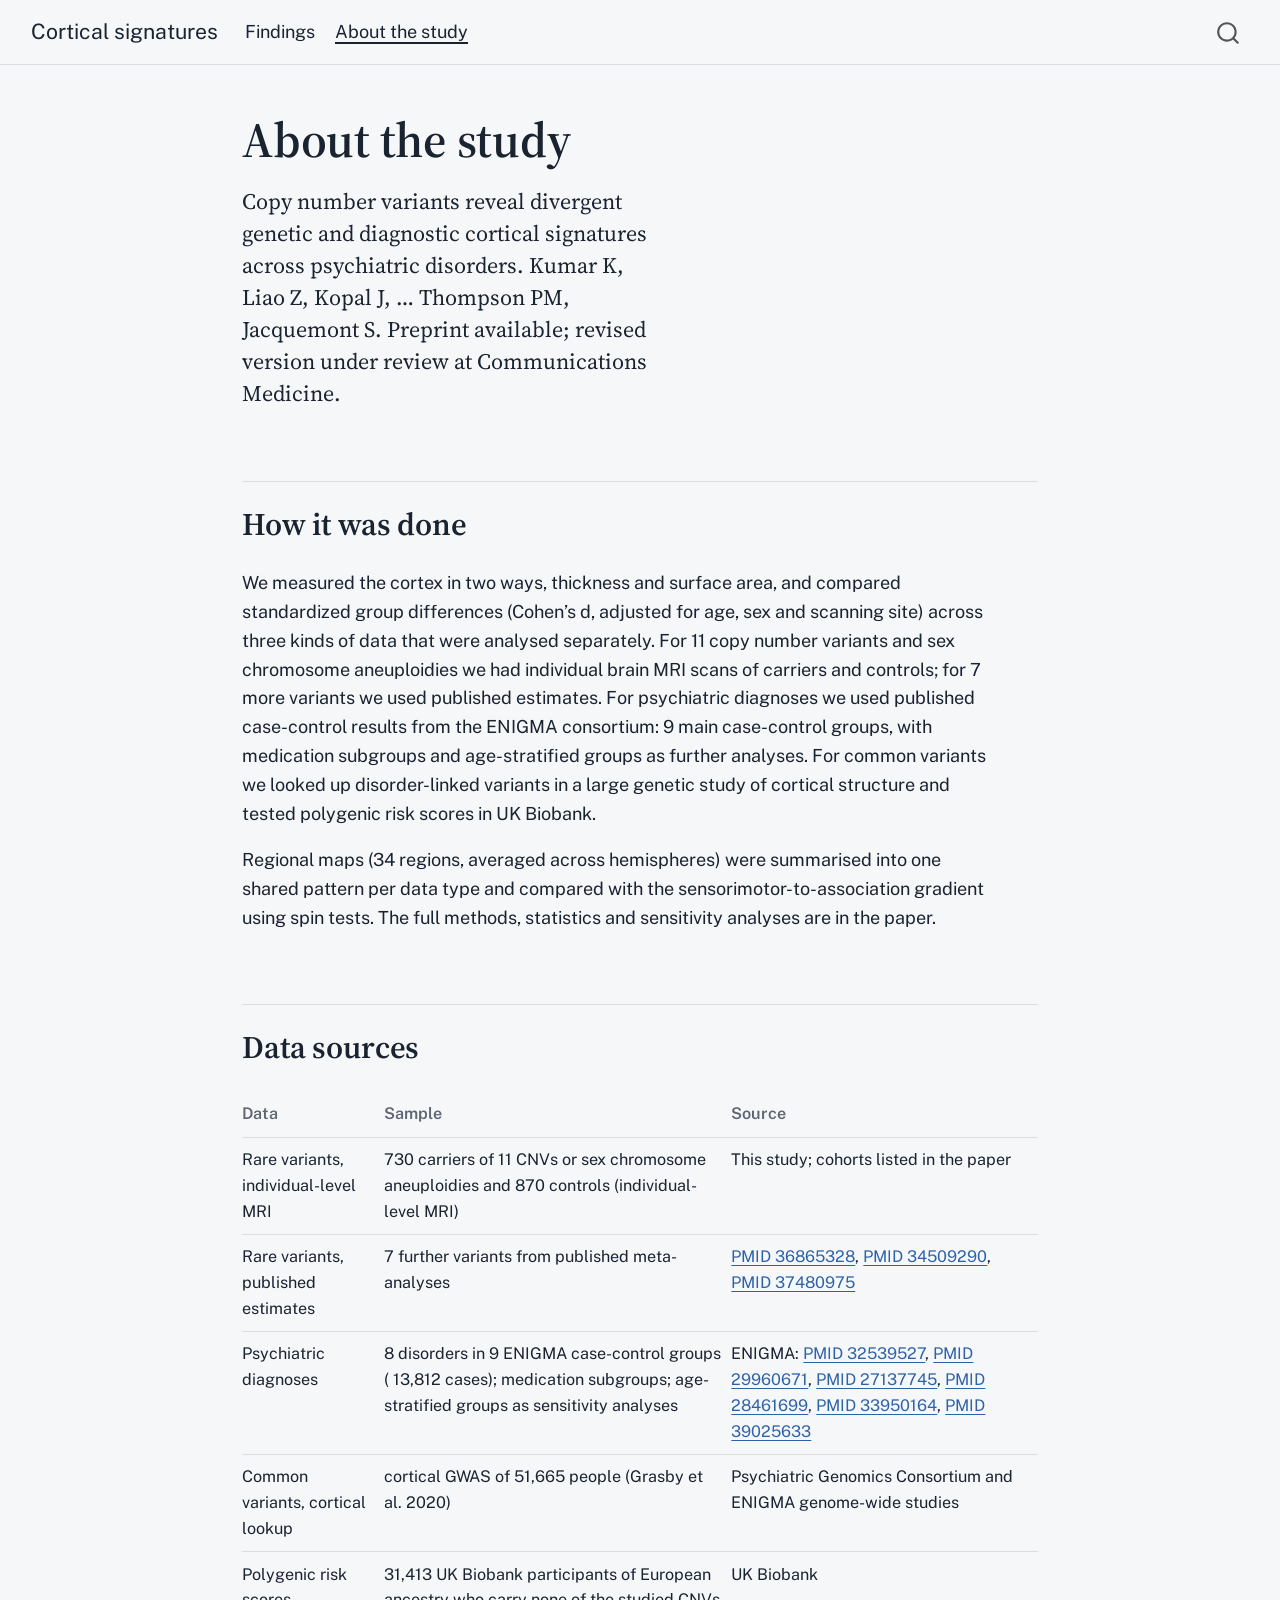
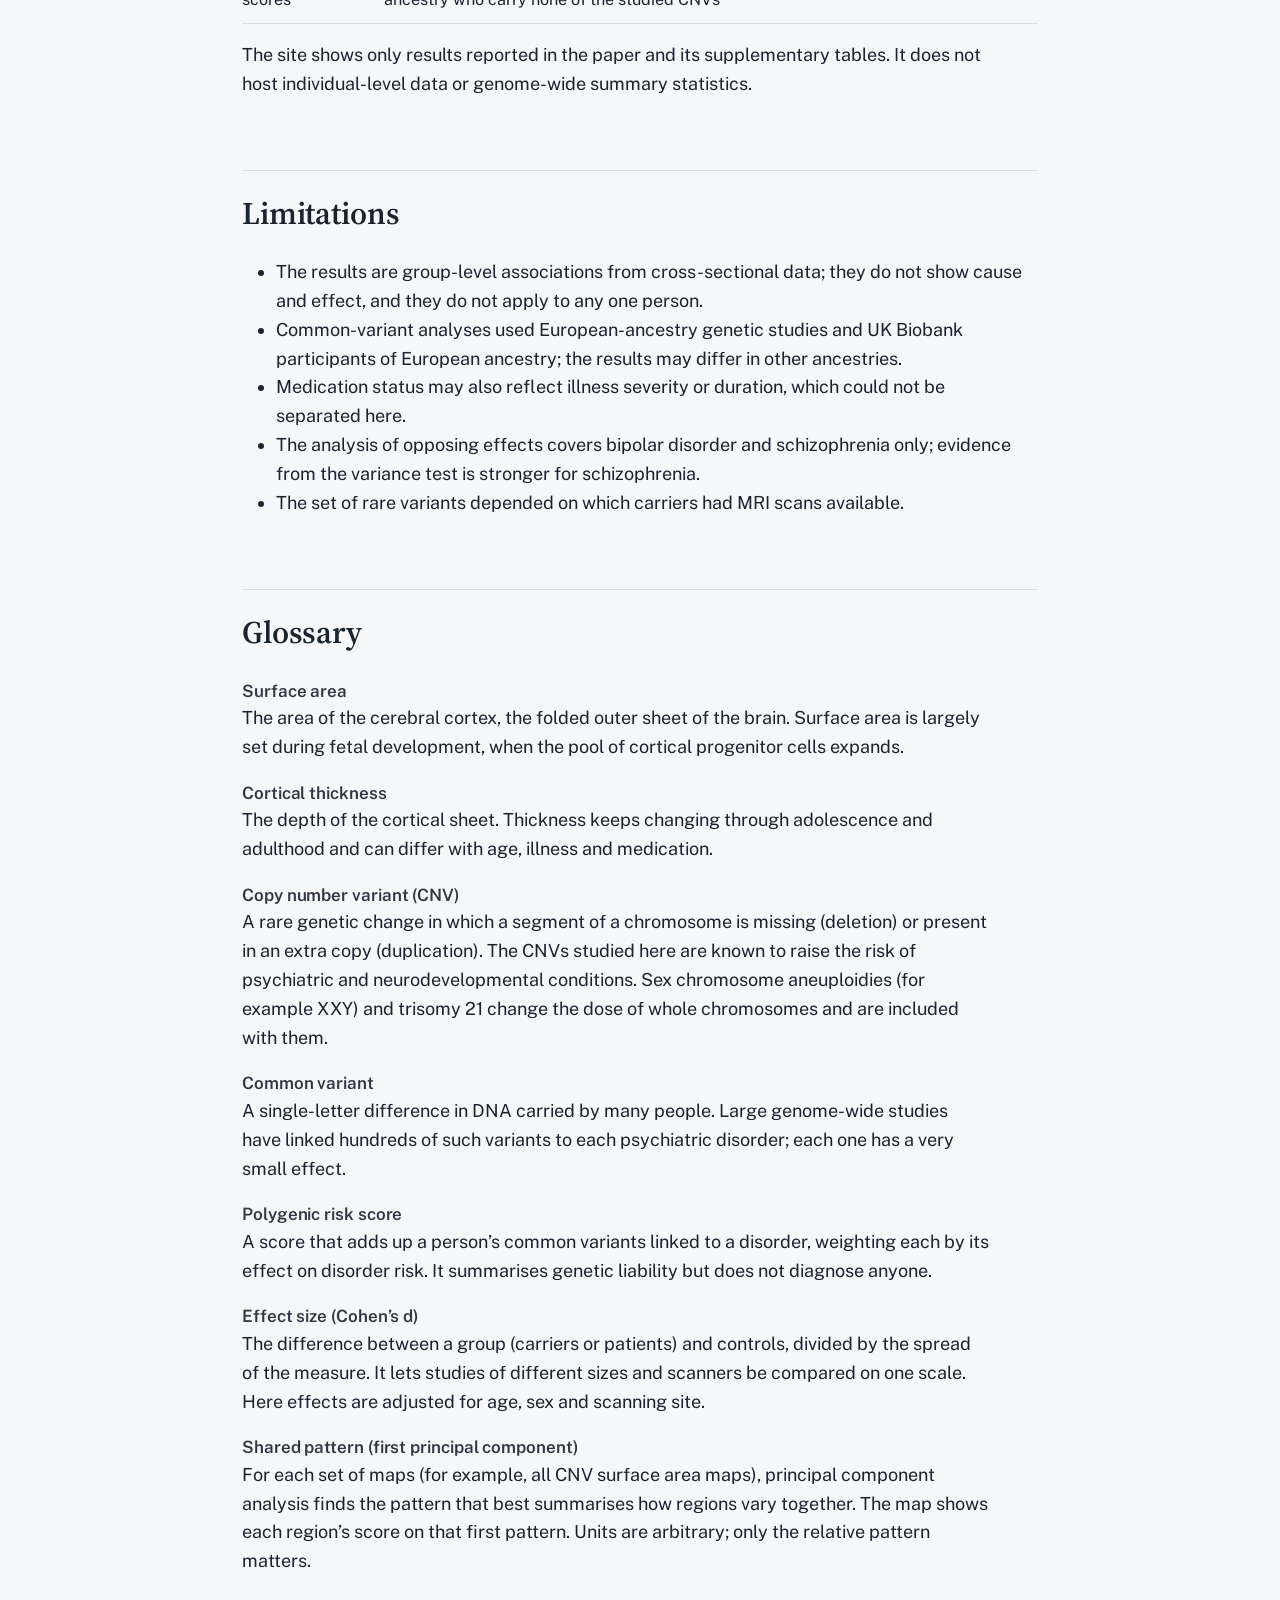
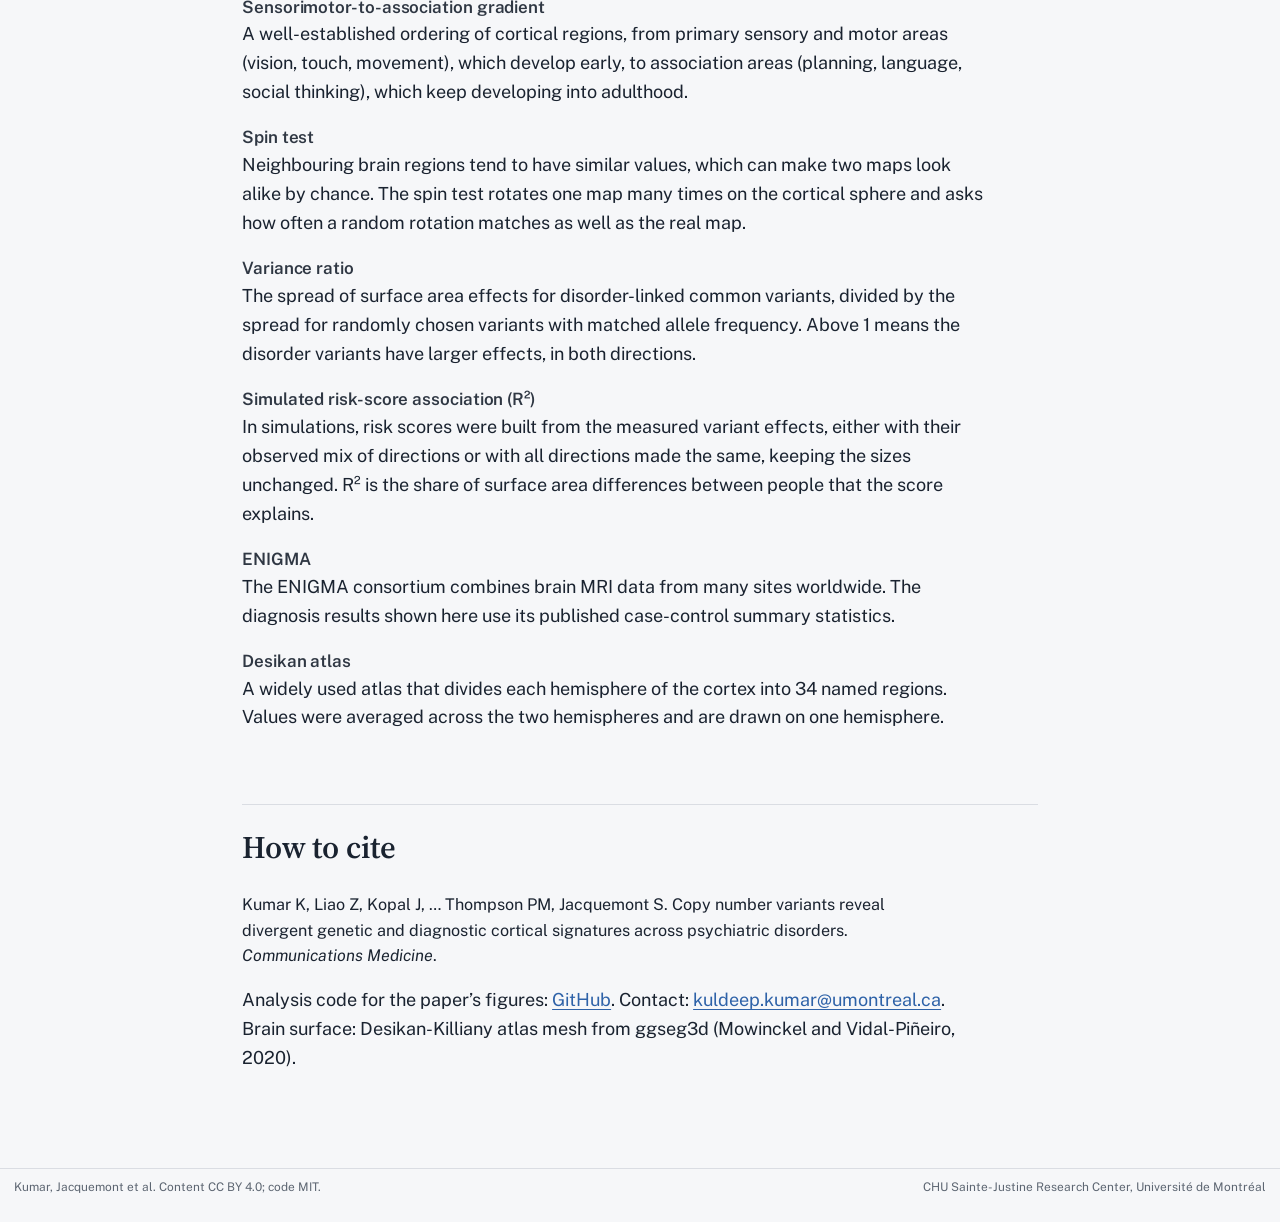
<file: docs/about.html>
<!DOCTYPE html>
<html xmlns="http://www.w3.org/1999/xhtml" lang="en" xml:lang="en"><head>

<meta charset="utf-8">
<meta name="generator" content="quarto-1.6.42">

<meta name="viewport" content="width=device-width, initial-scale=1.0, user-scalable=yes">


<title>About the study – Cortical signatures</title>
<style>
code{white-space: pre-wrap;}
span.smallcaps{font-variant: small-caps;}
div.columns{display: flex; gap: min(4vw, 1.5em);}
div.column{flex: auto; overflow-x: auto;}
div.hanging-indent{margin-left: 1.5em; text-indent: -1.5em;}
ul.task-list{list-style: none;}
ul.task-list li input[type="checkbox"] {
  width: 0.8em;
  margin: 0 0.8em 0.2em -1em; /* quarto-specific, see https://github.com/quarto-dev/quarto-cli/issues/4556 */ 
  vertical-align: middle;
}
</style>


<script src="site_libs/quarto-nav/quarto-nav.js"></script>
<script src="site_libs/quarto-nav/headroom.min.js"></script>
<script src="site_libs/clipboard/clipboard.min.js"></script>
<script src="site_libs/quarto-search/autocomplete.umd.js"></script>
<script src="site_libs/quarto-search/fuse.min.js"></script>
<script src="site_libs/quarto-search/quarto-search.js"></script>
<meta name="quarto:offset" content="./">
<script src="site_libs/quarto-html/quarto.js"></script>
<script src="site_libs/quarto-html/popper.min.js"></script>
<script src="site_libs/quarto-html/tippy.umd.min.js"></script>
<script src="site_libs/quarto-html/anchor.min.js"></script>
<link href="site_libs/quarto-html/tippy.css" rel="stylesheet">
<link href="site_libs/quarto-html/quarto-syntax-highlighting-2f5df379a58b258e96c21c0638c20c03.css" rel="stylesheet" id="quarto-text-highlighting-styles">
<script src="site_libs/bootstrap/bootstrap.min.js"></script>
<link href="site_libs/bootstrap/bootstrap-icons.css" rel="stylesheet">
<link href="site_libs/bootstrap/bootstrap-98bc5e15ca00986a511e66da801f1277.min.css" rel="stylesheet" append-hash="true" id="quarto-bootstrap" data-mode="light">
<script id="quarto-search-options" type="application/json">{
  "location": "navbar",
  "copy-button": false,
  "collapse-after": 3,
  "panel-placement": "end",
  "type": "overlay",
  "limit": 50,
  "keyboard-shortcut": [
    "f",
    "/",
    "s"
  ],
  "show-item-context": false,
  "language": {
    "search-no-results-text": "No results",
    "search-matching-documents-text": "matching documents",
    "search-copy-link-title": "Copy link to search",
    "search-hide-matches-text": "Hide additional matches",
    "search-more-match-text": "more match in this document",
    "search-more-matches-text": "more matches in this document",
    "search-clear-button-title": "Clear",
    "search-text-placeholder": "",
    "search-detached-cancel-button-title": "Cancel",
    "search-submit-button-title": "Submit",
    "search-label": "Search"
  }
}</script>


<link rel="stylesheet" href="styles.css">
</head>

<body class="nav-fixed fullcontent">

<div id="quarto-search-results"></div>
  <header id="quarto-header" class="headroom fixed-top">
    <nav class="navbar navbar-expand-lg " data-bs-theme="dark">
      <div class="navbar-container container-fluid">
      <div class="navbar-brand-container mx-auto">
    <a class="navbar-brand" href="./index.html">
    <span class="navbar-title">Cortical signatures</span>
    </a>
  </div>
            <div id="quarto-search" class="" title="Search"></div>
          <button class="navbar-toggler" type="button" data-bs-toggle="collapse" data-bs-target="#navbarCollapse" aria-controls="navbarCollapse" role="menu" aria-expanded="false" aria-label="Toggle navigation" onclick="if (window.quartoToggleHeadroom) { window.quartoToggleHeadroom(); }">
  <span class="navbar-toggler-icon"></span>
</button>
          <div class="collapse navbar-collapse" id="navbarCollapse">
            <ul class="navbar-nav navbar-nav-scroll me-auto">
  <li class="nav-item">
    <a class="nav-link" href="./index.html"> 
<span class="menu-text">Findings</span></a>
  </li>  
  <li class="nav-item">
    <a class="nav-link active" href="./about.html" aria-current="page"> 
<span class="menu-text">About the study</span></a>
  </li>  
</ul>
          </div> <!-- /navcollapse -->
            <div class="quarto-navbar-tools">
</div>
      </div> <!-- /container-fluid -->
    </nav>
</header>
<!-- content -->
<div id="quarto-content" class="quarto-container page-columns page-rows-contents page-layout-article page-navbar">
<!-- sidebar -->
<!-- margin-sidebar -->
    
<!-- main -->
<main class="content" id="quarto-document-content"><header id="title-block-header" class="quarto-title-block"></header>




<section id="about-the-study" class="level1">
<h1>About the study</h1>
<p class="lede">
Copy number variants reveal divergent genetic and diagnostic cortical signatures across psychiatric disorders. Kumar K, Liao Z, Kopal J, … Thompson PM, Jacquemont S. Preprint available; revised version under review at Communications Medicine.
</p>
<section id="how-it-was-done" class="level2">
<h2 class="anchored" data-anchor-id="how-it-was-done">How it was done</h2>
<p>We measured the cortex in two ways, thickness and surface area, and compared standardized group differences (Cohen’s d, adjusted for age, sex and scanning site) across three kinds of data that were analysed separately. For 11 copy number variants and sex chromosome aneuploidies we had individual brain MRI scans of carriers and controls; for 7 more variants we used published estimates. For psychiatric diagnoses we used published case-control results from the ENIGMA consortium: 9 main case-control groups, with medication subgroups and age-stratified groups as further analyses. For common variants we looked up disorder-linked variants in a large genetic study of cortical structure and tested polygenic risk scores in UK Biobank.</p>
<p>Regional maps (34 regions, averaged across hemispheres) were summarised into one shared pattern per data type and compared with the sensorimotor-to-association gradient using spin tests. The full methods, statistics and sensitivity analyses are in the paper.</p>
</section>
<section id="data-sources" class="level2">
<h2 class="anchored" data-anchor-id="data-sources">Data sources</h2>
<table class="sources-table">
<thead>
<tr>
<th>
Data
</th>
<th>
Sample
</th>
<th>
Source
</th>
</tr>
</thead>
<tbody>
<tr>
<td>
Rare variants, individual-level MRI
</td>
<td>
730 carriers of 11 CNVs or sex chromosome aneuploidies and 870 controls (individual-level MRI)
</td>
<td>
This study; cohorts listed in the paper
</td>
</tr>
<tr>
<td>
Rare variants, published estimates
</td>
<td>
7 further variants from published meta-analyses
</td>
<td>
<a href="https://pubmed.ncbi.nlm.nih.gov/36865328/">PMID 36865328</a>, <a href="https://pubmed.ncbi.nlm.nih.gov/34509290/">PMID 34509290</a>, <a href="https://pubmed.ncbi.nlm.nih.gov/37480975/">PMID 37480975</a>
</td>
</tr>
<tr>
<td>
Psychiatric diagnoses
</td>
<td>
8 disorders in 9 ENIGMA case-control groups ( 13,812 cases); medication subgroups; age-stratified groups as sensitivity analyses
</td>
<td>
ENIGMA: <a href="https://pubmed.ncbi.nlm.nih.gov/32539527/">PMID 32539527</a>, <a href="https://pubmed.ncbi.nlm.nih.gov/29960671/">PMID 29960671</a>, <a href="https://pubmed.ncbi.nlm.nih.gov/27137745/">PMID 27137745</a>, <a href="https://pubmed.ncbi.nlm.nih.gov/28461699/">PMID 28461699</a>, <a href="https://pubmed.ncbi.nlm.nih.gov/33950164/">PMID 33950164</a>, <a href="https://pubmed.ncbi.nlm.nih.gov/39025633/">PMID 39025633</a>
</td>
</tr>
<tr>
<td>
Common variants, cortical lookup
</td>
<td>
cortical GWAS of 51,665 people (Grasby et al.&nbsp;2020)
</td>
<td>
Psychiatric Genomics Consortium and ENIGMA genome-wide studies
</td>
</tr>
<tr>
<td>
Polygenic risk scores
</td>
<td>
31,413 UK Biobank participants of European ancestry who carry none of the studied CNVs
</td>
<td>
UK Biobank
</td>
</tr>
</tbody>
</table>
<p>The site shows only results reported in the paper and its supplementary tables. It does not host individual-level data or genome-wide summary statistics.</p>
</section>
<section id="limitations" class="level2">
<h2 class="anchored" data-anchor-id="limitations">Limitations</h2>
<ul>
<li>The results are group-level associations from cross-sectional data; they do not show cause and effect, and they do not apply to any one person.</li>
<li>Common-variant analyses used European-ancestry genetic studies and UK Biobank participants of European ancestry; the results may differ in other ancestries.</li>
<li>Medication status may also reflect illness severity or duration, which could not be separated here.</li>
<li>The analysis of opposing effects covers bipolar disorder and schizophrenia only; evidence from the variance test is stronger for schizophrenia.</li>
<li>The set of rare variants depended on which carriers had MRI scans available.</li>
</ul>
</section>
<section id="glossary" class="level2">
<h2 class="anchored" data-anchor-id="glossary">Glossary</h2>
<div id="surface_area" class="term">
<h3 class="anchored">
Surface area
</h3>
<p>
The area of the cerebral cortex, the folded outer sheet of the brain. Surface area is largely set during fetal development, when the pool of cortical progenitor cells expands.
</p>
</div>
<div id="thickness" class="term">
<h3 class="anchored">
Cortical thickness
</h3>
<p>
The depth of the cortical sheet. Thickness keeps changing through adolescence and adulthood and can differ with age, illness and medication.
</p>
</div>
<div id="cnv" class="term">
<h3 class="anchored">
Copy number variant (CNV)
</h3>
<p>
A rare genetic change in which a segment of a chromosome is missing (deletion) or present in an extra copy (duplication). The CNVs studied here are known to raise the risk of psychiatric and neurodevelopmental conditions. Sex chromosome aneuploidies (for example XXY) and trisomy 21 change the dose of whole chromosomes and are included with them.
</p>
</div>
<div id="snp" class="term">
<h3 class="anchored">
Common variant
</h3>
<p>
A single-letter difference in DNA carried by many people. Large genome-wide studies have linked hundreds of such variants to each psychiatric disorder; each one has a very small effect.
</p>
</div>
<div id="prs" class="term">
<h3 class="anchored">
Polygenic risk score
</h3>
<p>
A score that adds up a person’s common variants linked to a disorder, weighting each by its effect on disorder risk. It summarises genetic liability but does not diagnose anyone.
</p>
</div>
<div id="cohens_d" class="term">
<h3 class="anchored">
Effect size (Cohen’s d)
</h3>
<p>
The difference between a group (carriers or patients) and controls, divided by the spread of the measure. It lets studies of different sizes and scanners be compared on one scale. Here effects are adjusted for age, sex and scanning site.
</p>
</div>
<div id="latent_map" class="term">
<h3 class="anchored">
Shared pattern (first principal component)
</h3>
<p>
For each set of maps (for example, all CNV surface area maps), principal component analysis finds the pattern that best summarises how regions vary together. The map shows each region’s score on that first pattern. Units are arbitrary; only the relative pattern matters.
</p>
</div>
<div id="gradient" class="term">
<h3 class="anchored">
Sensorimotor-to-association gradient
</h3>
<p>
A well-established ordering of cortical regions, from primary sensory and motor areas (vision, touch, movement), which develop early, to association areas (planning, language, social thinking), which keep developing into adulthood.
</p>
</div>
<div id="spin_test" class="term">
<h3 class="anchored">
Spin test
</h3>
<p>
Neighbouring brain regions tend to have similar values, which can make two maps look alike by chance. The spin test rotates one map many times on the cortical sphere and asks how often a random rotation matches as well as the real map.
</p>
</div>
<div id="variance_ratio" class="term">
<h3 class="anchored">
Variance ratio
</h3>
<p>
The spread of surface area effects for disorder-linked common variants, divided by the spread for randomly chosen variants with matched allele frequency. Above 1 means the disorder variants have larger effects, in both directions.
</p>
</div>
<div id="r2_sim" class="term">
<h3 class="anchored">
Simulated risk-score association (R²)
</h3>
<p>
In simulations, risk scores were built from the measured variant effects, either with their observed mix of directions or with all directions made the same, keeping the sizes unchanged. R² is the share of surface area differences between people that the score explains.
</p>
</div>
<div id="enigma" class="term">
<h3 class="anchored">
ENIGMA
</h3>
<p>
The ENIGMA consortium combines brain MRI data from many sites worldwide. The diagnosis results shown here use its published case-control summary statistics.
</p>
</div>
<div id="desikan" class="term">
<h3 class="anchored">
Desikan atlas
</h3>
<p>
A widely used atlas that divides each hemisphere of the cortex into 34 named regions. Values were averaged across the two hemispheres and are drawn on one hemisphere.
</p>
</div>
</section>
<section id="how-to-cite" class="level2">
<h2 class="anchored" data-anchor-id="how-to-cite">How to cite</h2>
<p class="cite">
Kumar K, Liao Z, Kopal J, … Thompson PM, Jacquemont S. Copy number variants reveal divergent genetic and diagnostic cortical signatures across psychiatric disorders. <em>Communications Medicine</em>.
</p>
<p>Analysis code for the paper’s figures: <a href="https://github.com/kkumar-iitkgp/ct_sa_across_disorders_and_variants">GitHub</a>. Contact: <a href="mailto:kuldeep.kumar@umontreal.ca" class="email">kuldeep.kumar@umontreal.ca</a>. Brain surface: Desikan-Killiany atlas mesh from ggseg3d (Mowinckel and Vidal-Piñeiro, 2020).</p>


</section>
</section>

</main> <!-- /main -->
<script id="quarto-html-after-body" type="application/javascript">
window.document.addEventListener("DOMContentLoaded", function (event) {
  const toggleBodyColorMode = (bsSheetEl) => {
    const mode = bsSheetEl.getAttribute("data-mode");
    const bodyEl = window.document.querySelector("body");
    if (mode === "dark") {
      bodyEl.classList.add("quarto-dark");
      bodyEl.classList.remove("quarto-light");
    } else {
      bodyEl.classList.add("quarto-light");
      bodyEl.classList.remove("quarto-dark");
    }
  }
  const toggleBodyColorPrimary = () => {
    const bsSheetEl = window.document.querySelector("link#quarto-bootstrap");
    if (bsSheetEl) {
      toggleBodyColorMode(bsSheetEl);
    }
  }
  toggleBodyColorPrimary();  
  const icon = "";
  const anchorJS = new window.AnchorJS();
  anchorJS.options = {
    placement: 'right',
    icon: icon
  };
  anchorJS.add('.anchored');
  const isCodeAnnotation = (el) => {
    for (const clz of el.classList) {
      if (clz.startsWith('code-annotation-')) {                     
        return true;
      }
    }
    return false;
  }
  const onCopySuccess = function(e) {
    // button target
    const button = e.trigger;
    // don't keep focus
    button.blur();
    // flash "checked"
    button.classList.add('code-copy-button-checked');
    var currentTitle = button.getAttribute("title");
    button.setAttribute("title", "Copied!");
    let tooltip;
    if (window.bootstrap) {
      button.setAttribute("data-bs-toggle", "tooltip");
      button.setAttribute("data-bs-placement", "left");
      button.setAttribute("data-bs-title", "Copied!");
      tooltip = new bootstrap.Tooltip(button, 
        { trigger: "manual", 
          customClass: "code-copy-button-tooltip",
          offset: [0, -8]});
      tooltip.show();    
    }
    setTimeout(function() {
      if (tooltip) {
        tooltip.hide();
        button.removeAttribute("data-bs-title");
        button.removeAttribute("data-bs-toggle");
        button.removeAttribute("data-bs-placement");
      }
      button.setAttribute("title", currentTitle);
      button.classList.remove('code-copy-button-checked');
    }, 1000);
    // clear code selection
    e.clearSelection();
  }
  const getTextToCopy = function(trigger) {
      const codeEl = trigger.previousElementSibling.cloneNode(true);
      for (const childEl of codeEl.children) {
        if (isCodeAnnotation(childEl)) {
          childEl.remove();
        }
      }
      return codeEl.innerText;
  }
  const clipboard = new window.ClipboardJS('.code-copy-button:not([data-in-quarto-modal])', {
    text: getTextToCopy
  });
  clipboard.on('success', onCopySuccess);
  if (window.document.getElementById('quarto-embedded-source-code-modal')) {
    const clipboardModal = new window.ClipboardJS('.code-copy-button[data-in-quarto-modal]', {
      text: getTextToCopy,
      container: window.document.getElementById('quarto-embedded-source-code-modal')
    });
    clipboardModal.on('success', onCopySuccess);
  }
    var localhostRegex = new RegExp(/^(?:http|https):\/\/localhost\:?[0-9]*\//);
    var mailtoRegex = new RegExp(/^mailto:/);
      var filterRegex = new RegExp("https:\/\/kkumar-iitkgp\.github\.io\/cortical-signatures-CNVs-NPDs\/");
    var isInternal = (href) => {
        return filterRegex.test(href) || localhostRegex.test(href) || mailtoRegex.test(href);
    }
    // Inspect non-navigation links and adorn them if external
 	var links = window.document.querySelectorAll('a[href]:not(.nav-link):not(.navbar-brand):not(.toc-action):not(.sidebar-link):not(.sidebar-item-toggle):not(.pagination-link):not(.no-external):not([aria-hidden]):not(.dropdown-item):not(.quarto-navigation-tool):not(.about-link)');
    for (var i=0; i<links.length; i++) {
      const link = links[i];
      if (!isInternal(link.href)) {
        // undo the damage that might have been done by quarto-nav.js in the case of
        // links that we want to consider external
        if (link.dataset.originalHref !== undefined) {
          link.href = link.dataset.originalHref;
        }
          // target, if specified
          link.setAttribute("target", "_blank");
          if (link.getAttribute("rel") === null) {
            link.setAttribute("rel", "noopener");
          }
      }
    }
  function tippyHover(el, contentFn, onTriggerFn, onUntriggerFn) {
    const config = {
      allowHTML: true,
      maxWidth: 500,
      delay: 100,
      arrow: false,
      appendTo: function(el) {
          return el.parentElement;
      },
      interactive: true,
      interactiveBorder: 10,
      theme: 'quarto',
      placement: 'bottom-start',
    };
    if (contentFn) {
      config.content = contentFn;
    }
    if (onTriggerFn) {
      config.onTrigger = onTriggerFn;
    }
    if (onUntriggerFn) {
      config.onUntrigger = onUntriggerFn;
    }
    window.tippy(el, config); 
  }
  const noterefs = window.document.querySelectorAll('a[role="doc-noteref"]');
  for (var i=0; i<noterefs.length; i++) {
    const ref = noterefs[i];
    tippyHover(ref, function() {
      // use id or data attribute instead here
      let href = ref.getAttribute('data-footnote-href') || ref.getAttribute('href');
      try { href = new URL(href).hash; } catch {}
      const id = href.replace(/^#\/?/, "");
      const note = window.document.getElementById(id);
      if (note) {
        return note.innerHTML;
      } else {
        return "";
      }
    });
  }
  const xrefs = window.document.querySelectorAll('a.quarto-xref');
  const processXRef = (id, note) => {
    // Strip column container classes
    const stripColumnClz = (el) => {
      el.classList.remove("page-full", "page-columns");
      if (el.children) {
        for (const child of el.children) {
          stripColumnClz(child);
        }
      }
    }
    stripColumnClz(note)
    if (id === null || id.startsWith('sec-')) {
      // Special case sections, only their first couple elements
      const container = document.createElement("div");
      if (note.children && note.children.length > 2) {
        container.appendChild(note.children[0].cloneNode(true));
        for (let i = 1; i < note.children.length; i++) {
          const child = note.children[i];
          if (child.tagName === "P" && child.innerText === "") {
            continue;
          } else {
            container.appendChild(child.cloneNode(true));
            break;
          }
        }
        if (window.Quarto?.typesetMath) {
          window.Quarto.typesetMath(container);
        }
        return container.innerHTML
      } else {
        if (window.Quarto?.typesetMath) {
          window.Quarto.typesetMath(note);
        }
        return note.innerHTML;
      }
    } else {
      // Remove any anchor links if they are present
      const anchorLink = note.querySelector('a.anchorjs-link');
      if (anchorLink) {
        anchorLink.remove();
      }
      if (window.Quarto?.typesetMath) {
        window.Quarto.typesetMath(note);
      }
      if (note.classList.contains("callout")) {
        return note.outerHTML;
      } else {
        return note.innerHTML;
      }
    }
  }
  for (var i=0; i<xrefs.length; i++) {
    const xref = xrefs[i];
    tippyHover(xref, undefined, function(instance) {
      instance.disable();
      let url = xref.getAttribute('href');
      let hash = undefined; 
      if (url.startsWith('#')) {
        hash = url;
      } else {
        try { hash = new URL(url).hash; } catch {}
      }
      if (hash) {
        const id = hash.replace(/^#\/?/, "");
        const note = window.document.getElementById(id);
        if (note !== null) {
          try {
            const html = processXRef(id, note.cloneNode(true));
            instance.setContent(html);
          } finally {
            instance.enable();
            instance.show();
          }
        } else {
          // See if we can fetch this
          fetch(url.split('#')[0])
          .then(res => res.text())
          .then(html => {
            const parser = new DOMParser();
            const htmlDoc = parser.parseFromString(html, "text/html");
            const note = htmlDoc.getElementById(id);
            if (note !== null) {
              const html = processXRef(id, note);
              instance.setContent(html);
            } 
          }).finally(() => {
            instance.enable();
            instance.show();
          });
        }
      } else {
        // See if we can fetch a full url (with no hash to target)
        // This is a special case and we should probably do some content thinning / targeting
        fetch(url)
        .then(res => res.text())
        .then(html => {
          const parser = new DOMParser();
          const htmlDoc = parser.parseFromString(html, "text/html");
          const note = htmlDoc.querySelector('main.content');
          if (note !== null) {
            // This should only happen for chapter cross references
            // (since there is no id in the URL)
            // remove the first header
            if (note.children.length > 0 && note.children[0].tagName === "HEADER") {
              note.children[0].remove();
            }
            const html = processXRef(null, note);
            instance.setContent(html);
          } 
        }).finally(() => {
          instance.enable();
          instance.show();
        });
      }
    }, function(instance) {
    });
  }
      let selectedAnnoteEl;
      const selectorForAnnotation = ( cell, annotation) => {
        let cellAttr = 'data-code-cell="' + cell + '"';
        let lineAttr = 'data-code-annotation="' +  annotation + '"';
        const selector = 'span[' + cellAttr + '][' + lineAttr + ']';
        return selector;
      }
      const selectCodeLines = (annoteEl) => {
        const doc = window.document;
        const targetCell = annoteEl.getAttribute("data-target-cell");
        const targetAnnotation = annoteEl.getAttribute("data-target-annotation");
        const annoteSpan = window.document.querySelector(selectorForAnnotation(targetCell, targetAnnotation));
        const lines = annoteSpan.getAttribute("data-code-lines").split(",");
        const lineIds = lines.map((line) => {
          return targetCell + "-" + line;
        })
        let top = null;
        let height = null;
        let parent = null;
        if (lineIds.length > 0) {
            //compute the position of the single el (top and bottom and make a div)
            const el = window.document.getElementById(lineIds[0]);
            top = el.offsetTop;
            height = el.offsetHeight;
            parent = el.parentElement.parentElement;
          if (lineIds.length > 1) {
            const lastEl = window.document.getElementById(lineIds[lineIds.length - 1]);
            const bottom = lastEl.offsetTop + lastEl.offsetHeight;
            height = bottom - top;
          }
          if (top !== null && height !== null && parent !== null) {
            // cook up a div (if necessary) and position it 
            let div = window.document.getElementById("code-annotation-line-highlight");
            if (div === null) {
              div = window.document.createElement("div");
              div.setAttribute("id", "code-annotation-line-highlight");
              div.style.position = 'absolute';
              parent.appendChild(div);
            }
            div.style.top = top - 2 + "px";
            div.style.height = height + 4 + "px";
            div.style.left = 0;
            let gutterDiv = window.document.getElementById("code-annotation-line-highlight-gutter");
            if (gutterDiv === null) {
              gutterDiv = window.document.createElement("div");
              gutterDiv.setAttribute("id", "code-annotation-line-highlight-gutter");
              gutterDiv.style.position = 'absolute';
              const codeCell = window.document.getElementById(targetCell);
              const gutter = codeCell.querySelector('.code-annotation-gutter');
              gutter.appendChild(gutterDiv);
            }
            gutterDiv.style.top = top - 2 + "px";
            gutterDiv.style.height = height + 4 + "px";
          }
          selectedAnnoteEl = annoteEl;
        }
      };
      const unselectCodeLines = () => {
        const elementsIds = ["code-annotation-line-highlight", "code-annotation-line-highlight-gutter"];
        elementsIds.forEach((elId) => {
          const div = window.document.getElementById(elId);
          if (div) {
            div.remove();
          }
        });
        selectedAnnoteEl = undefined;
      };
        // Handle positioning of the toggle
    window.addEventListener(
      "resize",
      throttle(() => {
        elRect = undefined;
        if (selectedAnnoteEl) {
          selectCodeLines(selectedAnnoteEl);
        }
      }, 10)
    );
    function throttle(fn, ms) {
    let throttle = false;
    let timer;
      return (...args) => {
        if(!throttle) { // first call gets through
            fn.apply(this, args);
            throttle = true;
        } else { // all the others get throttled
            if(timer) clearTimeout(timer); // cancel #2
            timer = setTimeout(() => {
              fn.apply(this, args);
              timer = throttle = false;
            }, ms);
        }
      };
    }
      // Attach click handler to the DT
      const annoteDls = window.document.querySelectorAll('dt[data-target-cell]');
      for (const annoteDlNode of annoteDls) {
        annoteDlNode.addEventListener('click', (event) => {
          const clickedEl = event.target;
          if (clickedEl !== selectedAnnoteEl) {
            unselectCodeLines();
            const activeEl = window.document.querySelector('dt[data-target-cell].code-annotation-active');
            if (activeEl) {
              activeEl.classList.remove('code-annotation-active');
            }
            selectCodeLines(clickedEl);
            clickedEl.classList.add('code-annotation-active');
          } else {
            // Unselect the line
            unselectCodeLines();
            clickedEl.classList.remove('code-annotation-active');
          }
        });
      }
  const findCites = (el) => {
    const parentEl = el.parentElement;
    if (parentEl) {
      const cites = parentEl.dataset.cites;
      if (cites) {
        return {
          el,
          cites: cites.split(' ')
        };
      } else {
        return findCites(el.parentElement)
      }
    } else {
      return undefined;
    }
  };
  var bibliorefs = window.document.querySelectorAll('a[role="doc-biblioref"]');
  for (var i=0; i<bibliorefs.length; i++) {
    const ref = bibliorefs[i];
    const citeInfo = findCites(ref);
    if (citeInfo) {
      tippyHover(citeInfo.el, function() {
        var popup = window.document.createElement('div');
        citeInfo.cites.forEach(function(cite) {
          var citeDiv = window.document.createElement('div');
          citeDiv.classList.add('hanging-indent');
          citeDiv.classList.add('csl-entry');
          var biblioDiv = window.document.getElementById('ref-' + cite);
          if (biblioDiv) {
            citeDiv.innerHTML = biblioDiv.innerHTML;
          }
          popup.appendChild(citeDiv);
        });
        return popup.innerHTML;
      });
    }
  }
});
</script>
</div> <!-- /content -->
<footer class="footer">
  <div class="nav-footer">
    <div class="nav-footer-left">
<p>Kumar, Jacquemont et al.&nbsp;Content CC BY 4.0; code MIT.</p>
</div>   
    <div class="nav-footer-center">
      &nbsp;
    </div>
    <div class="nav-footer-right">
<p>CHU Sainte-Justine Research Center, Université de Montréal</p>
</div>
  </div>
</footer>




</body></html>
</file>
<file: docs/site_libs/quarto-html/tippy.css>
.tippy-box[data-animation=fade][data-state=hidden]{opacity:0}[data-tippy-root]{max-width:calc(100vw - 10px)}.tippy-box{position:relative;background-color:#333;color:#fff;border-radius:4px;font-size:14px;line-height:1.4;white-space:normal;outline:0;transition-property:transform,visibility,opacity}.tippy-box[data-placement^=top]>.tippy-arrow{bottom:0}.tippy-box[data-placement^=top]>.tippy-arrow:before{bottom:-7px;left:0;border-width:8px 8px 0;border-top-color:initial;transform-origin:center top}.tippy-box[data-placement^=bottom]>.tippy-arrow{top:0}.tippy-box[data-placement^=bottom]>.tippy-arrow:before{top:-7px;left:0;border-width:0 8px 8px;border-bottom-color:initial;transform-origin:center bottom}.tippy-box[data-placement^=left]>.tippy-arrow{right:0}.tippy-box[data-placement^=left]>.tippy-arrow:before{border-width:8px 0 8px 8px;border-left-color:initial;right:-7px;transform-origin:center left}.tippy-box[data-placement^=right]>.tippy-arrow{left:0}.tippy-box[data-placement^=right]>.tippy-arrow:before{left:-7px;border-width:8px 8px 8px 0;border-right-color:initial;transform-origin:center right}.tippy-box[data-inertia][data-state=visible]{transition-timing-function:cubic-bezier(.54,1.5,.38,1.11)}.tippy-arrow{width:16px;height:16px;color:#333}.tippy-arrow:before{content:"";position:absolute;border-color:transparent;border-style:solid}.tippy-content{position:relative;padding:5px 9px;z-index:1}
</file>
<file: docs/site_libs/quarto-html/quarto-syntax-highlighting-2f5df379a58b258e96c21c0638c20c03.css>
/* quarto syntax highlight colors */
:root {
  --quarto-hl-ot-color: #003B4F;
  --quarto-hl-at-color: #657422;
  --quarto-hl-ss-color: #20794D;
  --quarto-hl-an-color: #5E5E5E;
  --quarto-hl-fu-color: #4758AB;
  --quarto-hl-st-color: #20794D;
  --quarto-hl-cf-color: #003B4F;
  --quarto-hl-op-color: #5E5E5E;
  --quarto-hl-er-color: #AD0000;
  --quarto-hl-bn-color: #AD0000;
  --quarto-hl-al-color: #AD0000;
  --quarto-hl-va-color: #111111;
  --quarto-hl-bu-color: inherit;
  --quarto-hl-ex-color: inherit;
  --quarto-hl-pp-color: #AD0000;
  --quarto-hl-in-color: #5E5E5E;
  --quarto-hl-vs-color: #20794D;
  --quarto-hl-wa-color: #5E5E5E;
  --quarto-hl-do-color: #5E5E5E;
  --quarto-hl-im-color: #00769E;
  --quarto-hl-ch-color: #20794D;
  --quarto-hl-dt-color: #AD0000;
  --quarto-hl-fl-color: #AD0000;
  --quarto-hl-co-color: #5E5E5E;
  --quarto-hl-cv-color: #5E5E5E;
  --quarto-hl-cn-color: #8f5902;
  --quarto-hl-sc-color: #5E5E5E;
  --quarto-hl-dv-color: #AD0000;
  --quarto-hl-kw-color: #003B4F;
}

/* other quarto variables */
:root {
  --quarto-font-monospace: SFMono-Regular, Menlo, Monaco, Consolas, "Liberation Mono", "Courier New", monospace;
}

pre > code.sourceCode > span {
  color: #003B4F;
}

code span {
  color: #003B4F;
}

code.sourceCode > span {
  color: #003B4F;
}

div.sourceCode,
div.sourceCode pre.sourceCode {
  color: #003B4F;
}

code span.ot {
  color: #003B4F;
  font-style: inherit;
}

code span.at {
  color: #657422;
  font-style: inherit;
}

code span.ss {
  color: #20794D;
  font-style: inherit;
}

code span.an {
  color: #5E5E5E;
  font-style: inherit;
}

code span.fu {
  color: #4758AB;
  font-style: inherit;
}

code span.st {
  color: #20794D;
  font-style: inherit;
}

code span.cf {
  color: #003B4F;
  font-weight: bold;
  font-style: inherit;
}

code span.op {
  color: #5E5E5E;
  font-style: inherit;
}

code span.er {
  color: #AD0000;
  font-style: inherit;
}

code span.bn {
  color: #AD0000;
  font-style: inherit;
}

code span.al {
  color: #AD0000;
  font-style: inherit;
}

code span.va {
  color: #111111;
  font-style: inherit;
}

code span.bu {
  font-style: inherit;
}

code span.ex {
  font-style: inherit;
}

code span.pp {
  color: #AD0000;
  font-style: inherit;
}

code span.in {
  color: #5E5E5E;
  font-style: inherit;
}

code span.vs {
  color: #20794D;
  font-style: inherit;
}

code span.wa {
  color: #5E5E5E;
  font-style: italic;
}

code span.do {
  color: #5E5E5E;
  font-style: italic;
}

code span.im {
  color: #00769E;
  font-style: inherit;
}

code span.ch {
  color: #20794D;
  font-style: inherit;
}

code span.dt {
  color: #AD0000;
  font-style: inherit;
}

code span.fl {
  color: #AD0000;
  font-style: inherit;
}

code span.co {
  color: #5E5E5E;
  font-style: inherit;
}

code span.cv {
  color: #5E5E5E;
  font-style: italic;
}

code span.cn {
  color: #8f5902;
  font-style: inherit;
}

code span.sc {
  color: #5E5E5E;
  font-style: inherit;
}

code span.dv {
  color: #AD0000;
  font-style: inherit;
}

code span.kw {
  color: #003B4F;
  font-weight: bold;
  font-style: inherit;
}

.prevent-inlining {
  content: "</";
}

/*# sourceMappingURL=35eb38a806ee71ea6d2563be2308c832.css.map */
</file>
<file: docs/styles.css>
@import url("https://fonts.googleapis.com/css2?family=Public+Sans:wght@400;500;600&family=Source+Serif+4:opsz,wght@8..60,500;8..60,600&display=swap");

:root {
  --bg: #F6F7F9;
  --surface: #FFFFFF;
  --ink: #1A2330;
  --muted: #5D6672;
  --rule: #DADDE3;
  --variant: #E7298A;
  --common: #B8860B;
  --diagnosis: #1B9E77;
  --link: #2E62A8;
  --ribbon: #EAD9E3;
  --pial: #8E2C6E;
  --serif: "Source Serif 4", Georgia, "Times New Roman", serif;
  --sans: "Public Sans", system-ui, -apple-system, "Segoe UI", Roboto, sans-serif;
  color-scheme: light;
}

@media (prefers-color-scheme: dark) {
  :root:not([data-theme="light"]) {
    --bg: #12161C;
    --surface: #1A2029;
    --ink: #E6E9ED;
    --muted: #A3ABB6;
    --rule: #2C333D;
    --variant: #F05AA6;
    --common: #D9A93A;
    --diagnosis: #3CC39B;
    --link: #8DB4E8;
    --ribbon: #43293A;
    --pial: #C46BA6;
    color-scheme: dark;
  }
}

html, body { background: var(--bg); color: var(--ink); }
body { font-family: var(--sans); font-size: 1.0625rem; line-height: 1.6; }
a { color: var(--link); }
a:hover { color: var(--ink); }
:focus-visible { outline: 2px solid var(--link); outline-offset: 2px; }

/* navigation */
.navbar, .navbar.bg-primary, .navbar-dark { background: var(--bg) !important; border-bottom: 1px solid var(--rule); }
.navbar .navbar-brand, .navbar .navbar-title, .navbar .nav-link, .navbar .menu-text { color: var(--ink) !important; }
.navbar .nav-link.active .menu-text { border-bottom: 2px solid var(--ink); }
.navbar-toggler-icon { filter: invert(0.5); }
.nav-footer { background: var(--bg); border-top: 1px solid var(--rule); color: var(--muted); font-size: 0.85rem; }

/* type scale */
h1, h2, h3 { font-family: var(--serif); color: var(--ink); font-weight: 600; letter-spacing: -0.005em; }
h1 { font-size: clamp(2rem, 4.6vw, 2.9rem); line-height: 1.12; margin: 0.2rem 0 1rem; max-width: 18ch; }
h2 { font-size: clamp(1.45rem, 3vw, 1.85rem); line-height: 1.2; margin-top: 4.2rem; padding-top: 1.4rem; border-top: 1px solid var(--rule); border-bottom: none; }
h3 { font-size: 1.15rem; margin-top: 1.6rem; }
p, li, dd { max-width: 68ch; }

.kicker { color: var(--muted); font-size: 0.95rem; margin: 2rem 0 0; }
.lede { font-family: var(--serif); font-size: 1.3rem; line-height: 1.45; color: var(--ink); max-width: 38ch; }
.lede strong { font-weight: 600; }
.takeaway { font-family: var(--serif); font-size: 1.18rem; line-height: 1.45; max-width: 52ch; margin: 0.4rem 0 1.4rem; }
.note { color: var(--ink); }
.stat-line { color: var(--muted); font-size: 0.95rem; }
.provenance { color: var(--muted); font-size: 0.82rem; line-height: 1.45; margin-top: 0.6rem; }
.small-print { color: var(--muted); font-size: 0.9rem; margin-top: 2rem; }

/* hero illustration */
.hero { margin-bottom: 1.5rem; }
.illus { width: 100%; height: auto; display: block; margin: 1rem 0 0.5rem; color: var(--ink); overflow: visible; }
.illus .ribbon { fill: var(--ribbon); }
.illus .pial { fill: none; stroke: var(--pial); stroke-width: 2; }
.illus .arrow { fill: none; stroke: currentColor; stroke-width: 2; }
.illus .arrow.area { stroke: var(--ink); }
.illus .arrow.thick { stroke: var(--diagnosis); }
.illus .area-lab { fill: var(--ink); }
.illus .thick-lab { fill: var(--muted); }
.illus .lab { font-family: var(--sans); font-size: 15px; font-weight: 500; }
.illus .rowlab { fill: var(--muted); font-weight: 500; }
.illus .arrow.var { stroke: var(--common); stroke-width: 3; }
.illus .ahv { fill: var(--common); }
.illus .arrow.sum { stroke: var(--ink); stroke-width: 5; }
.illus .ahs { fill: var(--ink); }
.illus .sumdot { fill: var(--ink); }
.illus .base { stroke: var(--rule); stroke-width: 1.5; }
.illus .eq { fill: var(--muted); font-size: 22px; }



/* data sources */
.source-list { margin: 1rem 0 0; display: grid; gap: 0.9rem; }
.source-list > div { display: grid; grid-template-columns: minmax(10rem, 13rem) 1fr; gap: 1rem; align-items: baseline; }
.source-list dt { font-weight: 600; padding-left: 1.1rem; position: relative; }
.source-list dt::before { content: ""; position: absolute; left: 0; top: 0.45em; width: 0.62rem; height: 0.62rem; border-radius: 50%; background: var(--sw); }
.source-list dd { margin: 0; color: var(--muted); }
.sw-variant { --sw: var(--variant); }
.sw-common { --sw: var(--common); }
.sw-diagnosis { --sw: var(--diagnosis); }
@media (max-width: 560px) { .source-list > div { grid-template-columns: 1fr; gap: 0.15rem; } }

/* "How to read this" callouts: quiet, one click away */
.callout.callout-style-simple, .callout.callout-titled { border-left: 3px solid var(--rule) !important; background: transparent !important; margin: 1.2rem 0 0.4rem; }
.callout .callout-header { background: transparent !important; border: none !important; }
.callout .callout-title-container { color: var(--ink); font-weight: 600; font-size: 0.95rem; }
.callout .callout-icon-container { display: none; }
.callout-body-container, .callout-body-container p { color: var(--ink); font-size: 0.95rem; }

/* brain controls */
.brain-controls { display: flex; flex-direction: column; gap: 0.6rem; margin: 0.5rem 0 0.2rem; }
.seg-row { display: flex; flex-wrap: wrap; gap: 0.6rem 1.2rem; }
.seg-group { display: inline-flex; flex-wrap: wrap; border: 1px solid var(--rule); border-radius: 999px; padding: 3px; background: var(--surface); width: fit-content; }
.seg { font: 500 0.92rem/1 var(--sans); color: var(--muted); background: transparent; border: none; border-radius: 999px; padding: 0.55rem 0.95rem; cursor: pointer; min-height: 36px; }
.seg[aria-pressed="true"] { background: var(--ink); color: var(--bg); }
.seg:disabled { opacity: 0.35; cursor: not-allowed; }
.seg:not(:disabled):not([aria-pressed="true"]):hover { color: var(--ink); }
.brain-caption { color: var(--ink); font-size: 0.95rem; min-height: 3em; margin: 0.4rem 0 0; }
.js-plotly-plot .plotly .main-svg { background: transparent !important; }

/* meaning list */
.meaning ul { padding-left: 1.1rem; }
.meaning li { margin: 0.5rem 0; font-family: var(--serif); font-size: 1.12rem; line-height: 1.45; }

/* about page */
.sources-table { width: 100%; border-collapse: collapse; font-size: 0.95rem; margin: 1rem 0; }
.sources-table th, .sources-table td { text-align: left; vertical-align: top; padding: 0.55rem 0.6rem 0.55rem 0; border-bottom: 1px solid var(--rule); }
.sources-table th { font-weight: 600; color: var(--muted); }
.term h3 { font-family: var(--sans); font-size: 1rem; margin: 1.2rem 0 0.2rem; }
.term p { margin: 0; }
.cite { font-size: 0.95rem; }
table, .table { color: var(--ink); }

@media (prefers-reduced-motion: reduce) { * { scroll-behavior: auto !important; } }
.illus .ahc { fill: var(--muted); }
.illus .aha { fill: var(--ink); }
.illus .arrow.thick { stroke: var(--muted); stroke-width: 2.5; }
.illus .arrow.area { stroke-width: 2.5; }

.view-toggle { margin: 0.2rem 0 0.4rem; }
.view-panel[hidden] { display: none; }
.why-abs { color: var(--muted); font-size: 0.95rem; margin: 0.2rem 0 0.6rem; }
.chart-label { font-weight: 600; font-size: 0.95rem; margin: 1.6rem 0 0.2rem; }
</file>
